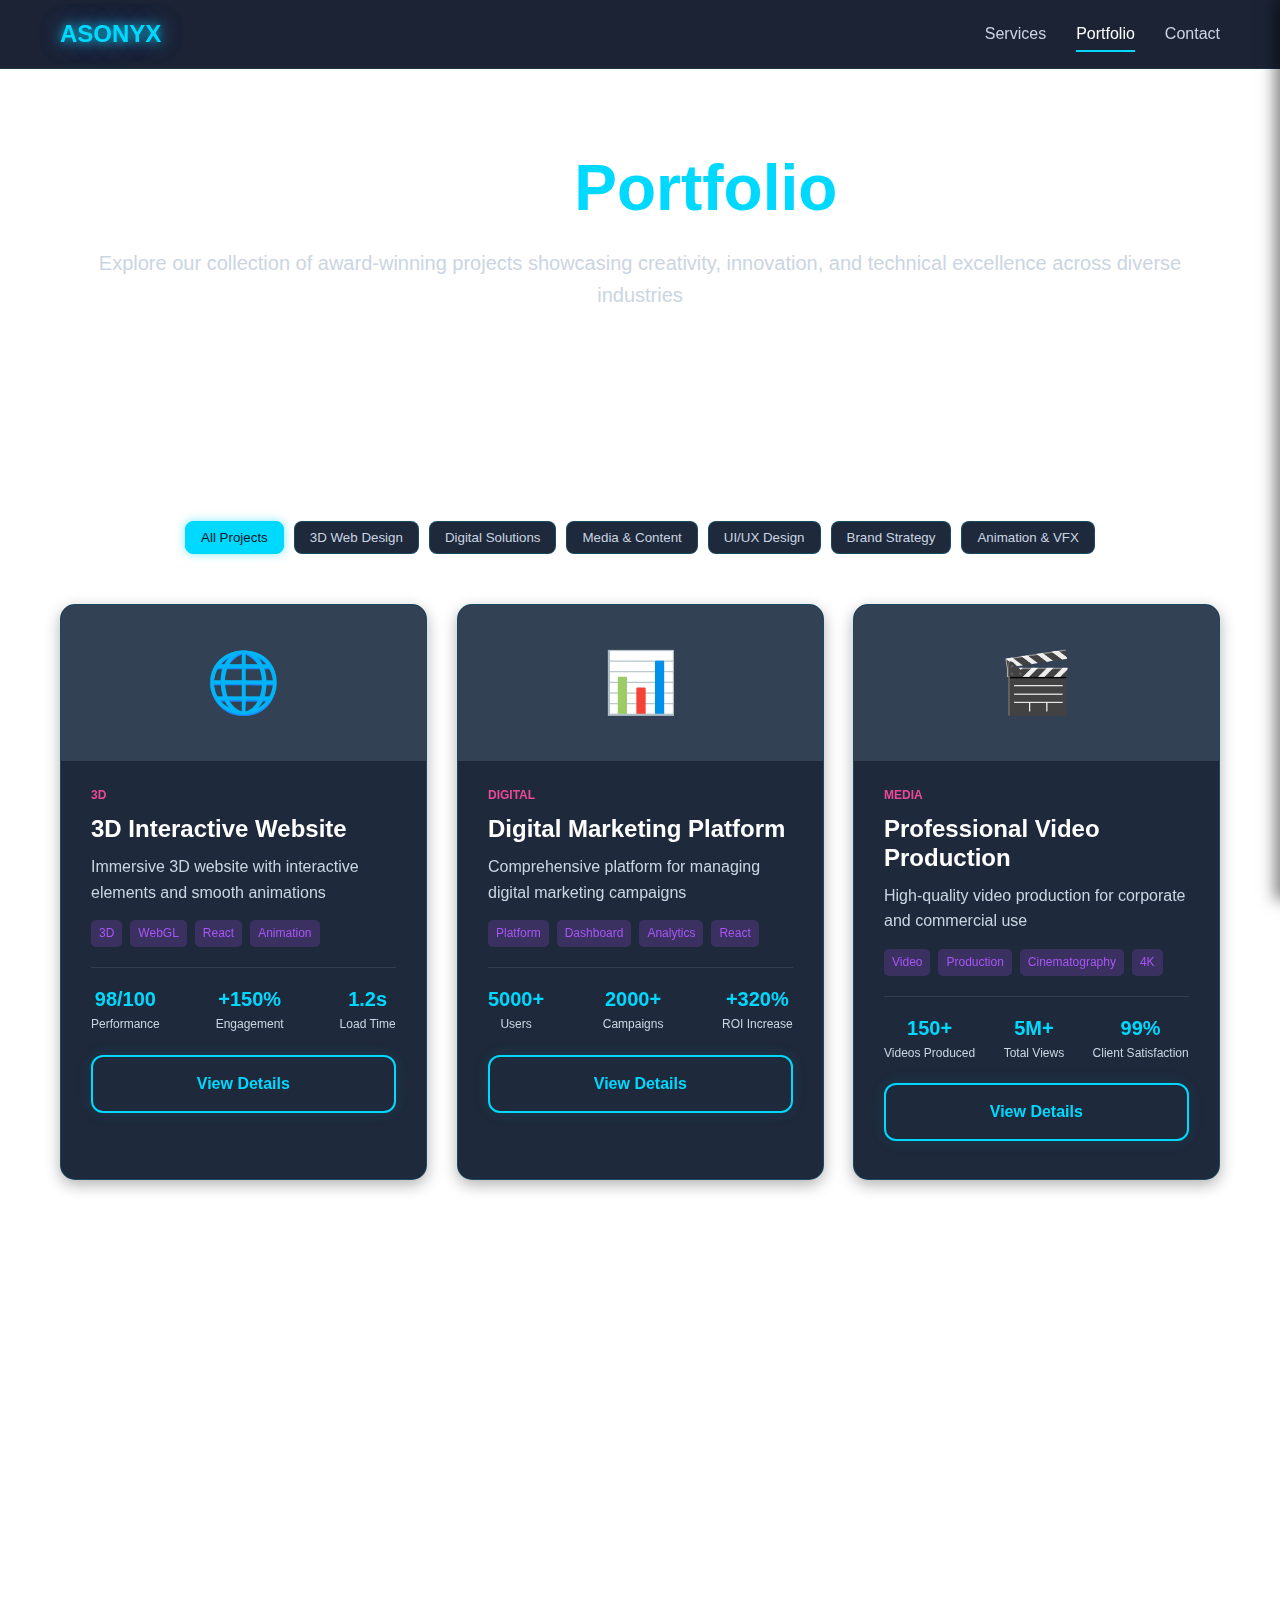
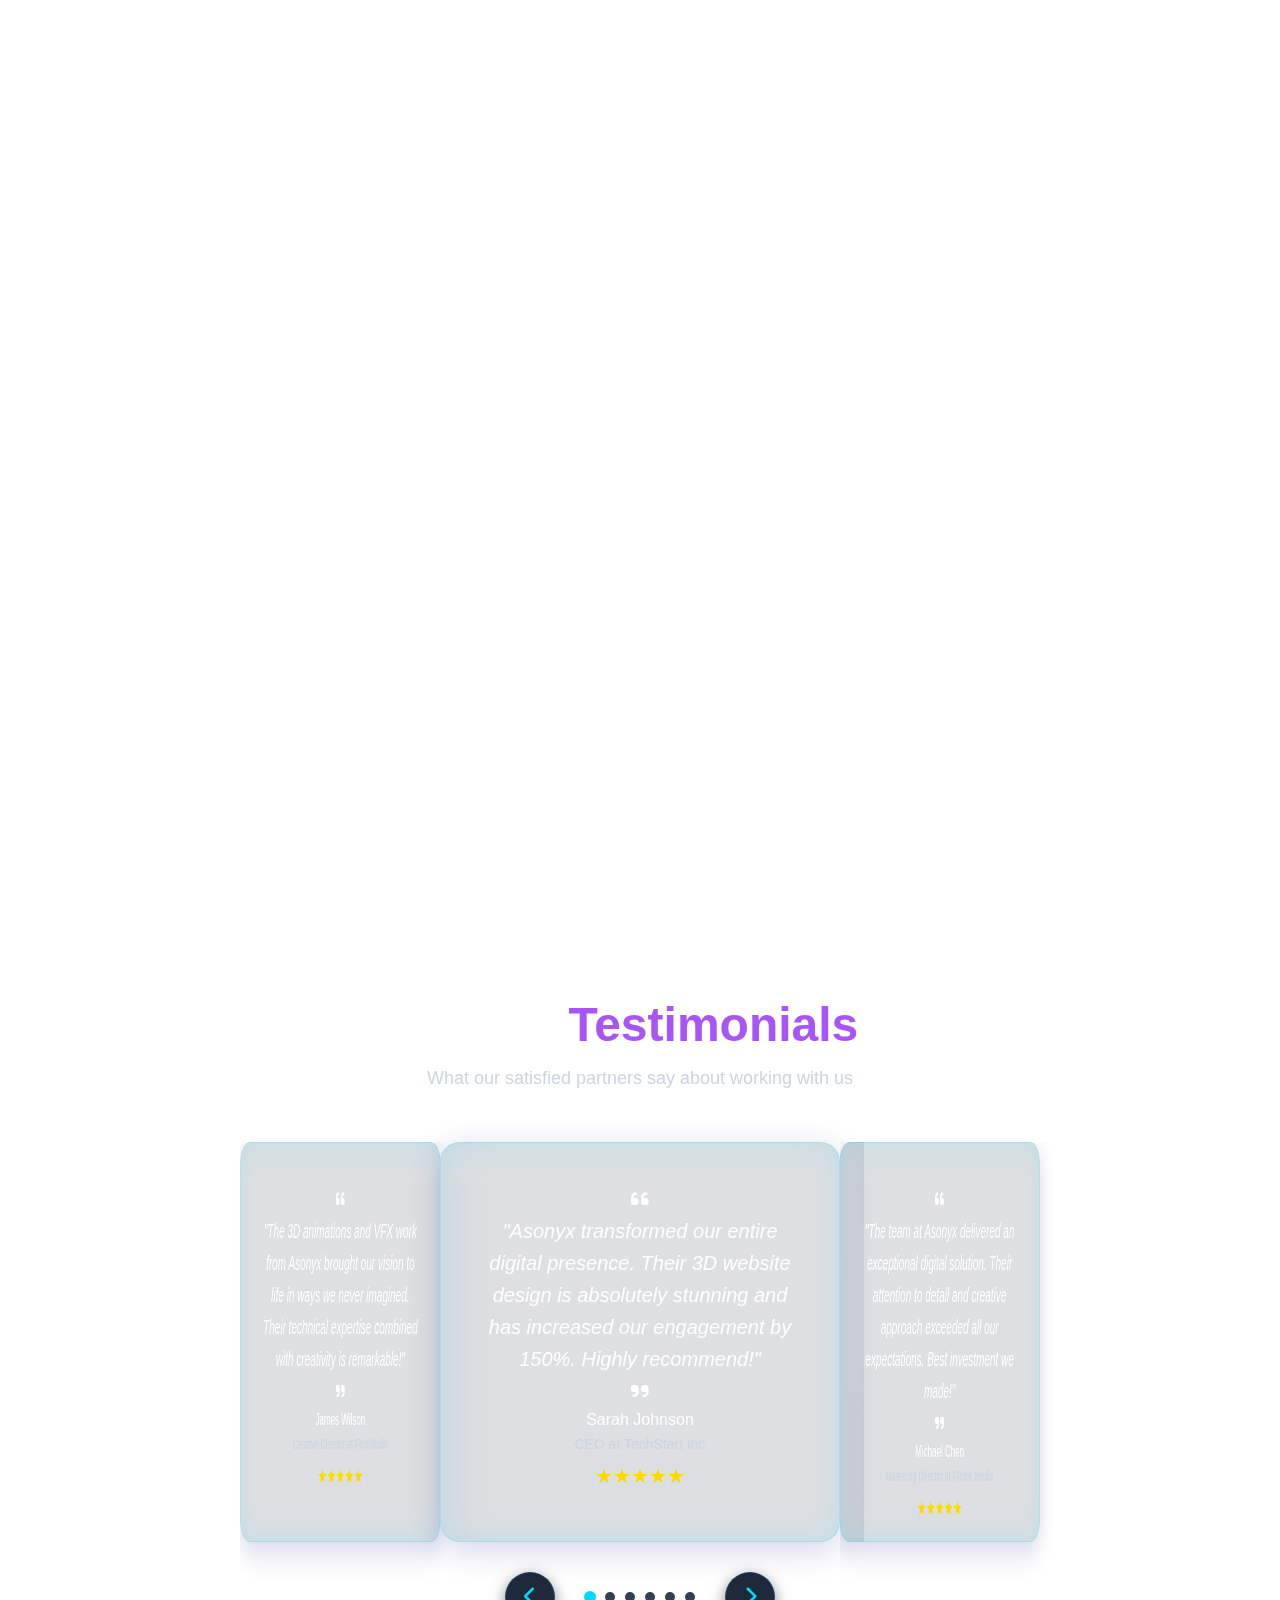
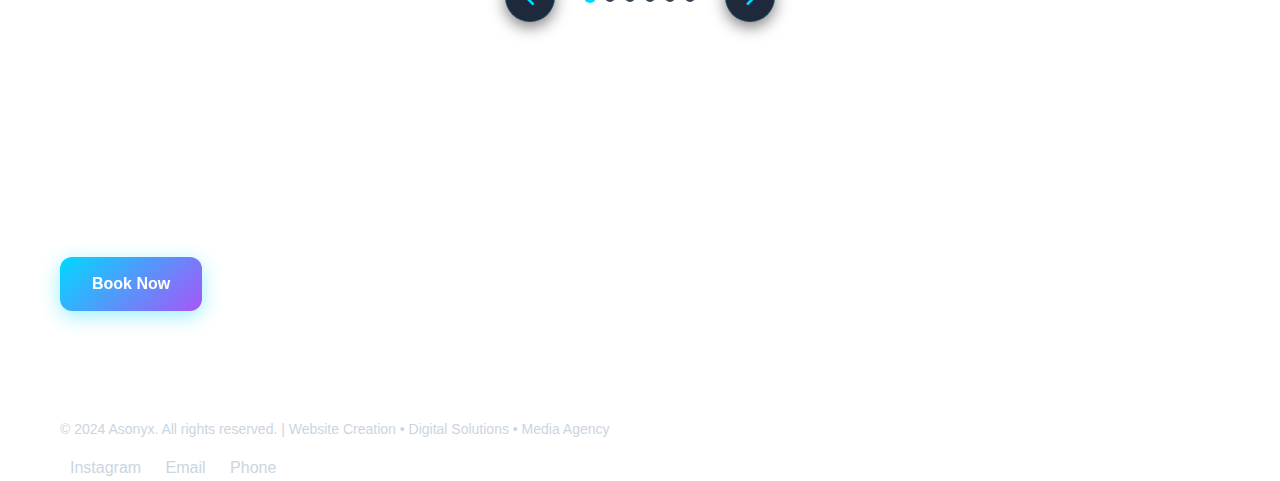
<file: portfolio.html>
<!DOCTYPE html>
<html lang="en">
<head>
    <meta charset="UTF-8">
    <meta name="viewport" content="width=device-width, initial-scale=1.0">
    <meta name="description" content="Asonyx Portfolio - Award-winning 3D web design, digital solutions, and media projects showcasing creativity and innovation.">
    <meta name="theme-color" content="#0f172a">
    <title>Portfolio - Asonyx 3D Digital Solutions</title>
    <!-- Font Awesome for Icons (CDN) -->
    <link rel="stylesheet" href="https://cdnjs.cloudflare.com/ajax/libs/font-awesome/6.4.0/css/all.min.css">
    <!-- Main Stylesheet -->
    <link rel="stylesheet" href="styles.css">
</head>
<body>
    <!-- Navigation Bar -->
    <nav class="navbar" role="navigation" aria-label="Main navigation">
        <div class="container">
            <div class="nav-content">
                <a href="index.html" class="logo" aria-label="Asonyx Home">ASONYX</a>
                <div class="nav-links">
                    <a href="index.html#services" class="nav-link">Services</a>
                    <a href="portfolio.html" class="nav-link active">Portfolio</a>
                    <a href="index.html#contact" class="nav-link">Contact</a>
                </div>
                <button class="menu-toggle" id="menuToggle" aria-label="Toggle mobile menu" aria-expanded="false">
                    <span class="bar"></span>
                    <span class="bar"></span>
                    <span class="bar"></span>
                </button>
            </div>
        </div>
    </nav>

    <!-- Portfolio Header -->
    <section class="portfolio-header">
        <div class="container">
            <h1 class="page-title">Our <span class="text-cyan">Portfolio</span></h1>
            <p class="page-subtitle">Explore our collection of award-winning projects showcasing creativity, innovation, and technical excellence across diverse industries</p>
        </div>
    </section>

    <!-- Category Filter -->
    <section class="filter-section">
        <div class="container">
            <div class="filter-buttons" role="group" aria-label="Project filters">
                <button class="filter-btn active" data-filter="all">All Projects</button>
                <button class="filter-btn" data-filter="3d">3D Web Design</button>
                <button class="filter-btn" data-filter="digital">Digital Solutions</button>
                <button class="filter-btn" data-filter="media">Media & Content</button>
                <button class="filter-btn" data-filter="uiux">UI/UX Design</button>
                <button class="filter-btn" data-filter="brand">Brand Strategy</button>
                <button class="filter-btn" data-filter="animation">Animation & VFX</button>
            </div>
        </div>
    </section>

    <!-- Projects Grid -->
    <section class="projects-section">
        <div class="container">
            <!-- Projects are dynamically populated by portfolio.js -->
            <div class="projects-grid" id="projectsGrid"></div>
        </div>
    </section>

    


    <!-- Testimonials Section - Updated for Card Flip Design -->
    <section id="testimonials" class="testimonials-section">
        <div class="container">
            <h2 class="section-title">Client <span class="text-purple">Testimonials</span></h2>
            <p class="section-subtitle">What our satisfied partners say about working with us</p>

            <!-- Stellar 3D Slide Navigator Structure -->
            <div class="carousel-container">
                <div class="carousel-track" id="carouselTrack">
                    <!-- Slides will be dynamically populated by portfolio.js -->
                </div>
            </div>

            <!-- Navigation Controls -->
            <div class="carousel-controls">
                <button class="carousel-btn prev" id="prevBtn" aria-label="Previous testimonial">
                    <i class="fas fa-chevron-left"></i>
                </button>
                <div class="carousel-dots" id="carouselDots">
                    <!-- Dots will be populated by portfolio.js -->
                </div>
                <button class="carousel-btn next" id="nextBtn" aria-label="Next testimonial">
                    <i class="fas fa-chevron-right"></i>
                </button>
            </div>
        </div>
    </section>

    <!-- CTA Section -->
    <section class="cta-section">
        <div class="container">
            <h2>Ready to Start Your Project?</h2>
            <p>Let's create something amazing together</p>
            <a href="index.html#booking" class="btn btn-primary">Book Now</a>
        </div>
    </section>

    <!-- Footer -->
    <footer class="footer">
        <div class="container">
            <p>&copy; 2024 Asonyx. All rights reserved. | Website Creation • Digital Solutions • Media Agency</p>
            <div class="footer-links">
                <a href="https://instagram.com/asonyxmedia" target="_blank" rel="noopener noreferrer">Instagram</a>
                <a href="mailto:asonyxmedia@gmail.com">Email</a>
                <a href="tel:+919617672330">Phone</a>
            </div>
        </div>
    </footer>

    <!-- Mobile Side Menu -->
    <div class="mobile-menu" id="mobileMenu" role="navigation" aria-label="Mobile navigation">
        <a href="index.html#services" class="nav-link">Services</a>
        <a href="portfolio.html" class="nav-link">Portfolio</a>
        <a href="index.html#booking" class="nav-link">Book Website</a>
        <a href="index.html#contact" class="nav-link">Contact</a>
    </div>

    <!-- Portfolio JavaScript File -->
    <script src="portfolio.js"></script>
</body>
</html>
</file>
<file: styles.css>
/* =================================================================
   ASONYX - 3D Digital Solutions Agency
   CSS Stylesheet - Dark Theme with Glassmorphism
   Cleaned and Optimized Version
   ================================================================= */

/* --- 1. Root Variables and Global Resets --- */
:root {
    /* Color Palette */
    --primary-color: #00d9ff;      /* Cyan */
    --secondary-color: #a855f7;    /* Purple */
    --accent-color: #ec4899;       /* Pink */
    --background: #0f172a;         /* Dark blue */
    --surface: #1e293b;            /* Slightly lighter surface for cards/containers */
    --surface-light: #334155;      /* Lighter surface for subtle contrast */
    --text-primary: #ffffff;
    --text-secondary: #cbd5e1;     /* Light gray for secondary text */
    --border-color: #00d9ff33;     /* Transparent cyan for borders */

    /* Typography */
    --font-family: -apple-system, BlinkMacSystemFont, 'Segoe UI', Roboto, Oxygen, Ubuntu, Cantarell, sans-serif;

    /* Transitions */
    --transition: all 0.3s cubic-bezier(0.4, 0, 0.2, 1);
    --smooth-transition: all 0.5s cubic-bezier(0.25, 0.46, 0.45, 0.94);
}

/* Global Resets */
* {
    margin: 0;
    padding: 0;
    box-sizing: border-box;
}

html {
    scroll-behavior: smooth;
}

body {
    font-family: var(--font-family);
    /* Background handled by Three.js canvas */
    background: transparent;
    color: var(--text-primary);
    line-height: 1.6;
    overflow-x: hidden; /* Prevent horizontal scroll */
    position: relative;
    z-index: 1;
}

/* --- 2. Layout and Typography --- */
.container {
    max-width: 1200px;
    margin: 0 auto;
    padding: 0 20px;
}

section {
    padding: 100px 0;
}

h1, h2, h3, h4, h5, h6 {
    font-weight: 700;
    line-height: 1.2;
}

.section-title {
    font-size: 48px;
    text-align: center;
    margin-bottom: 10px;
}

.section-subtitle {
    font-size: 18px;
    text-align: center;
    color: var(--text-secondary);
    margin-bottom: 50px;
}

.page-title {
    font-size: 64px;
    text-align: center;
    margin-top: 50px;
    margin-bottom: 20px;
}

.page-subtitle {
    font-size: 20px;
    text-align: center;
    color: var(--text-secondary);
    margin-bottom: 80px;
}

/* Color Utility Classes */
.text-cyan { color: var(--primary-color); }
.text-purple { color: var(--secondary-color); }
.text-white { color: var(--text-primary); }

/* --- 3. Buttons and Links --- */
.btn {
    display: inline-block;
    padding: 14px 32px;
    border-radius: 12px;
    text-decoration: none;
    font-weight: 600;
    transition: var(--smooth-transition);
    cursor: pointer;
    text-align: center;
    border: 2px solid transparent;
    position: relative;
    overflow: hidden;
    z-index: 1;
    font-size: 16px;
    will-change: transform, box-shadow;
}

.btn-primary {
    background: linear-gradient(135deg, var(--primary-color), var(--secondary-color));
    color: var(--text-primary);
    border: none;
    box-shadow: 0 5px 20px rgba(0, 217, 255, 0.4);
}

.btn-primary:hover {
    /* Darker gradient on hover (assuming darker variables are defined or using a slight filter) */
    filter: brightness(1.1);
    box-shadow: 0 8px 30px rgba(0, 217, 255, 0.8);
    transform: translateY(-3px);
}

.btn-outline {
    background-color: transparent;
    color: var(--primary-color);
    border: 2px solid var(--primary-color);
    box-shadow: 0 0 15px rgba(0, 217, 255, 0.1);
}

.btn-outline:hover {
    background-color: rgba(0, 217, 255, 0.15);
    box-shadow: 0 0 25px rgba(0, 217, 255, 0.4);
    transform: translateY(-3px);
}

/* Ripple/Magnetize Effect (Simplified for cleanup) */
.btn::before {
    content: '';
    position: absolute;
    top: 50%;
    left: 50%;
    width: 20px;
    height: 20px;
    background: rgba(255, 255, 255, 0.2);
    border-radius: 50%;
    transform: translate(-50%, -50%) scale(0);
    transition: transform 0.5s cubic-bezier(0.25, 0.46, 0.45, 0.94);
    pointer-events: none;
    z-index: -1;
}

.btn:hover::before {
    transform: translate(-50%, -50%) scale(5);
    opacity: 0.5;
}

.cta-center {
    text-align: center;
    margin-top: 50px;
}

/* --- 4. Navigation (Navbar and Mobile Menu) --- */
.navbar {
    position: fixed;
    top: 0;
    left: 0;
    width: 100%;
    /* Glassmorphism effect for the navbar */
    background: rgba(15, 23, 42, 0.95); /* Semi-transparent background */
    backdrop-filter: blur(10px);
    -webkit-backdrop-filter: blur(10px);
    z-index: 100;
    padding: 15px 0;
    border-bottom: 1px solid rgba(0, 217, 255, 0.1);
}

.nav-content {
    display: flex;
    justify-content: space-between;
    align-items: center;
}

.logo {
    font-size: 24px;
    font-weight: 800;
    text-decoration: none;
    color: var(--primary-color);
    transition: var(--transition);
    text-shadow: 0 0 10px rgba(0, 217, 255, 0.8), 0 0 20px rgba(0, 217, 255, 0.5), 0 0 30px rgba(168, 85, 247, 0.3);
    animation: logo-vibrate 0.1s infinite, logo-glow-pulse 2s ease-in-out infinite;
}

@keyframes logo-vibrate {
    0%, 100% { transform: translate(0, 0); }
    25% { transform: translate(-0.2px, -0.2px); }
    50% { transform: translate(0.2px, 0.2px); }
    75% { transform: translate(-0.2px, 0.2px); }
}

@keyframes logo-glow-pulse {
    0%, 100% { text-shadow: 0 0 10px rgba(0, 217, 255, 0.8), 0 0 20px rgba(0, 217, 255, 0.5), 0 0 30px rgba(168, 85, 247, 0.3); }
    50% { text-shadow: 0 0 15px rgba(0, 217, 255, 1), 0 0 30px rgba(0, 217, 255, 0.7), 0 0 40px rgba(168, 85, 247, 0.5); }
}

.nav-links {
    display: flex;
    gap: 30px;
}

.nav-link {
    color: var(--text-secondary);
    text-decoration: none;
    font-weight: 500;
    transition: var(--transition);
    position: relative;
}

.nav-link:hover,
.nav-link.active {
    color: var(--text-primary);
}

.nav-link.active::after {
    content: '';
    position: absolute;
    bottom: -5px;
    left: 0;
    width: 100%;
    height: 2px;
    background: var(--primary-color);
    transform: scaleX(1);
    transition: transform 0.3s ease;
}

/* Mobile Menu Toggle */
.menu-toggle {
    display: none; /* Hidden on desktop */
    background: none;
    border: none;
    cursor: pointer;
    padding: 10px;
    z-index: 1001;
}

.menu-toggle .bar {
    display: block;
    width: 25px;
    height: 3px;
    margin: 5px auto;
    background-color: var(--primary-color);
    transition: all 0.3s ease-in-out;
}

/* Mobile Menu Open State (Hamburger to X) */
.menu-toggle.open .bar:nth-child(1) {
    transform: rotate(-45deg) translate(-5px, 6px);
}

.menu-toggle.open .bar:nth-child(2) {
    opacity: 0;
}

.menu-toggle.open .bar:nth-child(3) {
    transform: rotate(45deg) translate(-5px, -6px);
}

/* Mobile Side Menu */
.mobile-menu {
    position: fixed;
    top: 0;
    right: -300px; /* Hidden off-screen */
    width: 300px;
    height: 100%;
    background: var(--surface);
    padding-top: 80px;
    display: flex;
    flex-direction: column;
    gap: 20px;
    transition: right 0.3s ease-in-out;
    z-index: 999;
    box-shadow: -5px 0 15px rgba(0, 0, 0, 0.5);
}

.mobile-menu.open {
    right: 0;
}

.mobile-menu .nav-link {
    padding: 10px 20px;
    font-size: 18px;
    color: var(--text-primary);
}

/* --- 5. Hero Section (index.html) --- */
.hero {
    padding-top: 150px;
    padding-bottom: 100px;
    position: relative;
    overflow: hidden;
    min-height: 100vh;
}

/* Animated Background Blobs (Parallax) */
.animated-bg {
    position: absolute;
    top: 0;
    left: 0;
    width: 100%;
    height: 100%;
    overflow: hidden;
}

.gradient-blob {
    position: absolute;
    width: 400px;
    height: 400px;
    border-radius: 50%;
    opacity: 0.3;
    filter: blur(100px);
    z-index: -1;
}

.blob-1 {
    top: 10%;
    left: 5%;
    background: var(--primary-color);
    animation: float 8s ease-in-out infinite;
}

.blob-2 {
    bottom: 10%;
    right: 5%;
    background: var(--secondary-color);
    animation: float 10s ease-in-out infinite reverse;
}

@keyframes float {
    0%, 100% { transform: translate(0, 0); }
    50% { transform: translate(30px, -30px); }
}

/* Hero Content and Scroll Animation Setup */
.hero-scroll-wrapper {
    /* This wrapper helps contain the scroll animation effects */
    position: relative;
    perspective: 1000px; /* For 3D transforms */
}

.scroll-container {
    display: flex;
    flex-direction: column;
    align-items: center;
    text-align: center;
}

.scroll-header {
    transition: transform 0.1s linear; /* Controlled by JS for scroll effect */
    will-change: transform;
}

.hero-title {
    font-size: 80px;
    margin-bottom: 20px;
    line-height: 1.1;
}

.hero-description {
    font-size: 22px;
    color: var(--text-secondary);
    max-width: 700px;
    margin-bottom: 40px;
}

.scroll-card-wrapper {
    margin-top: 50px;
    width: 100%;
    display: flex;
    justify-content: center;
    height: 500px; /* Fixed height for visual consistency */
}

.scroll-card {
    width: 90%;
    max-width: 600px;
    height: 100%;
    background: rgba(30, 41, 59, 0.6); /* Glassmorphism surface */
    backdrop-filter: blur(20px);
    -webkit-backdrop-filter: blur(20px);
    border: 1px solid var(--border-color);
    border-radius: 20px;
    padding: 30px;
    display: flex;
    flex-direction: column;
    justify-content: space-between;
    align-items: center;
    transition: transform 0.1s linear; /* Controlled by JS for scroll effect */
    will-change: transform;
    transform-style: preserve-3d;
    box-shadow: 0 0 50px rgba(0, 217, 255, 0.2);
    overflow: hidden;
}

.hero-3d {
    position: relative;
    width: 100%;
    height: 80%;
    display: flex;
    justify-content: center;
    align-items: center;
    perspective: 1000px;
}

.floating-element {
    position: absolute;
    width: 250px;
    height: 250px;
    display: flex;
    justify-content: center;
    align-items: center;
    transform-style: preserve-3d;
    animation: vibrate 0.1s infinite;
    will-change: transform;
}

.floating-image {
    width: 100%;
    height: 100%;
    object-fit: contain;
    filter: drop-shadow(0 0 15px rgba(0, 217, 255, 0.8)) drop-shadow(0 0 25px rgba(168, 85, 247, 0.5));
    animation: glow-pulse 2s ease-in-out infinite;
}

@keyframes pulse-glow {
    0%, 100% { box-shadow: 0 0 40px rgba(0, 217, 255, 0.2), inset 0 0 20px rgba(0, 217, 255, 0.05); }
    50% { box-shadow: 0 0 60px rgba(0, 217, 255, 0.4), inset 0 0 30px rgba(0, 217, 255, 0.1); }
}

@keyframes rotate {
    0% { transform: rotateY(0deg) rotateX(0deg); }
    100% { transform: rotateY(360deg) rotateX(360deg); }
}

@keyframes slideUp {
    0% {
        opacity: 0;
        transform: translateY(50px) rotateX(0deg) rotateY(0deg) scale(0.95);
    }
    100% {
        opacity: 1;
        transform: translateY(0) rotateX(0deg) rotateY(0deg) scale(1);
    }
}

@keyframes rotate-3d-subtle {
    0% { transform: perspective(1000px) rotateX(0deg) rotateY(0deg); }
    25% { transform: perspective(1000px) rotateX(2deg) rotateY(5deg); }
    50% { transform: perspective(1000px) rotateX(0deg) rotateY(0deg); }
    75% { transform: perspective(1000px) rotateX(-2deg) rotateY(-5deg); }
    100% { transform: perspective(1000px) rotateX(0deg) rotateY(0deg); }
}

@keyframes vibrate {
    0%, 100% { transform: translate(0, 0); }
    25% { transform: translate(-1px, -1px); }
    50% { transform: translate(1px, 1px); }
    75% { transform: translate(-1px, 1px); }
}

@keyframes glow-pulse {
    0%, 100% { filter: drop-shadow(0 0 15px rgba(0, 217, 255, 0.8)) drop-shadow(0 0 25px rgba(168, 85, 247, 0.5)); }
    50% { filter: drop-shadow(0 0 20px rgba(0, 217, 255, 1)) drop-shadow(0 0 35px rgba(168, 85, 247, 0.7)); }
}

.hero-buttons {
    display: flex;
    gap: 20px;
    margin-top: 20px;
}

/* --- 6. Services Section --- */

.service-card.animate-on-scroll {
    opacity: 0; /* Initially hidden */
}

.service-card.animate-on-scroll.visible {
    animation: slideUp 0.8s cubic-bezier(0.25, 0.46, 0.45, 0.94) forwards;
}
.services-grid {
    display: grid;
    grid-template-columns: repeat(auto-fit, minmax(300px, 1fr));
    gap: 30px;
}

.service-card {
    /* Glassmorphism card base */
    background: rgba(30, 41, 59, 0.4);
    backdrop-filter: blur(10px);
    -webkit-backdrop-filter: blur(10px);
    border: 1px solid var(--border-color);
    border-radius: 15px;
    padding: 30px;
    text-align: center;
    transition: var(--transition);
    cursor: pointer;
    box-shadow: 0 5px 15px rgba(0, 0, 0, 0.2);
    /* 3D Tilt Effect Setup */
    transform-style: preserve-3d;
    perspective: 1000px;
}

.service-card:hover {
    /* 3D Tilt Effect on Hover */
    transform: translateY(-10px) rotateX(5deg) rotateY(5deg) scale(1.02);
    box-shadow: 0 0 40px rgba(0, 217, 255, 0.3);
}

.service-icon {
    font-size: 40px;
    margin-bottom: 20px;
    width: 60px;
    height: 60px;
    line-height: 60px;
    border-radius: 50%;
    background: rgba(0, 217, 255, 0.1);
    color: var(--primary-color);
    margin: 0 auto 20px;
    transition: var(--transition);
}

.service-card:hover .service-icon {
    transform: rotateY(180deg);
    background: var(--primary-color);
    color: var(--background);
}

.service-card h3 {
    font-size: 20px;
    margin-bottom: 10px;
}

.service-card p {
    color: var(--text-secondary);
}

/* --- 7. Portfolio Preview (index.html) --- */
.portfolio-preview {
    background: var(--surface);
}

.portfolio-grid {
    display: grid;
    grid-template-columns: repeat(auto-fit, minmax(400px, 1fr));
    gap: 30px;
    margin-top: 50px;
}

.portfolio-item {
    background: var(--surface-light);
    border-radius: 15px;
    overflow: hidden;
    transition: var(--transition);
    text-align: center;
    box-shadow: 0 5px 15px rgba(0, 0, 0, 0.3);
}

.portfolio-item:hover {
    transform: scale(1.05);
    box-shadow: 0 0 40px rgba(0, 217, 255, 0.3);
}

.portfolio-image {
    position: relative;
    height: 300px;
    overflow: hidden;
}

.portfolio-image iframe {
    width: 100%;
    height: 100%;
    border: none;
    display: block;
}

.model-container {
    background: linear-gradient(135deg, rgba(0, 217, 255, 0.1) 0%, rgba(168, 85, 247, 0.1) 100%);
    display: flex;
    align-items: center;
    justify-content: center;
}

.model-viewer-placeholder {
    position: relative;
    width: 100%;
    height: 100%;
    display: flex;
    align-items: center;
    justify-content: center;
    overflow: hidden;
    background: rgba(20, 30, 50, 0.5);
    border-radius: 8px;
}

.model-preview {
    width: 100%;
    height: 100%;
    object-fit: cover;
    display: block;
}

.model-overlay {
    position: absolute;
    top: 50%;
    left: 50%;
    transform: translate(-50%, -50%);
    background: rgba(0, 217, 255, 0.9);
    color: white;
    padding: 12px 24px;
    border-radius: 6px;
    font-weight: 600;
    font-size: 14px;
    pointer-events: none;
    z-index: 10;
}

/* Three.js Model Viewer Styling */
#model-viewer-1,
#model-viewer-2 {
    width: 100%;
    height: 100%;
    position: relative;
    cursor: grab;
    background: linear-gradient(135deg, rgba(0, 217, 255, 0.05) 0%, rgba(168, 85, 247, 0.05) 100%);
}

#model-viewer-1:active,
#model-viewer-2:active {
    cursor: grabbing;
}

#model-viewer-1 canvas,
#model-viewer-2 canvas {
    display: block;
    width: 100%;
    height: 100%;
}

.model-hint {
    font-size: 12px;
    color: rgba(0, 217, 255, 0.7);
    text-align: center;
    margin-top: 10px;
    font-weight: 500;
}

.portfolio-item h3 {
    padding: 20px;
    font-size: 20px;
}

/* --- 8. Scroll Animation Classes --- */
.animate-on-scroll {
    opacity: 0;
    transform: translateY(30px);
    transition: opacity 0.8s ease-out, transform 0.8s ease-out;
}

.animate-on-scroll.visible {
    opacity: 1;
    transform: translateY(0);
    /* Optional: Add a subtle animation on visible */
    animation: fadeInUp-dramatic 0.8s ease-out forwards;
}

@keyframes fadeInUp-dramatic {
    from {
        opacity: 0;
        transform: translateY(50px) scale(0.9);
    }
    to {
        opacity: 1;
        transform: translateY(0) scale(1);
    }
}

/* --- 9. Booking Section (index.html) - FLIP Animation Styles --- */
.booking-section {
    background: var(--background);
}

#app {
    --easing: cubic-bezier(0.25, 0.46, 0.45, 0.94); /* Smooth easing function */
    position: relative;
    width: 100%;
    max-width: 600px;
    margin: 0 auto;
    min-height: 300px; /* Ensure enough space for the cards */
}

#app .cards {
    display: flex;
    justify-content: center;
}

#app [data-view="overview"] {
    display: block;
}

#app [data-view="details"] {
    position: absolute;
    top: 0;
    left: 0;
    width: 100%;
    height: 100%;
    pointer-events: none;
}

#app [data-view="details"] [data-active] {
    pointer-events: auto;
}

.card {
    background: var(--surface);
    border: 1px solid var(--border-color);
    border-radius: 20px;
    padding: 40px;
    text-align: center;
    box-shadow: 0 10px 30px rgba(0, 0, 0, 0.5);
    cursor: pointer;
    transition: var(--transition);
    position: relative;
}

#restaurant { /* The initial card */
    width: 100%;
    max-width: 400px;
    height: 200px;
    display: flex;
    flex-direction: column;
    justify-content: center;
    align-items: center;
    transition: opacity var(--duration) var(--easing);
    will-change: opacity, transform;
}

#restaurant:hover {
    transform: translateY(-5px);
    box-shadow: 0 15px 35px rgba(0, 217, 255, 0.4);
}

#detail-card { /* The final card */
    width: 100%;
    height: auto;
    min-height: 300px;
    display: flex;
    flex-direction: column;
    justify-content: space-between;
    pointer-events: none;
    opacity: 0;
    transition: opacity var(--duration) var(--easing);
}

#app[data-state="details"] #detail-card {
    opacity: 1;
    pointer-events: auto;
}

/* FLIP Animation Styles */
#app [data-move="pending"] {
    /* Invert state: Apply the calculated transform */
    transform:
        translate(calc(var(--dx,0) * -1px), calc(var(--dy,0) * -1px))
        scale(var(--dw,1), var(--dh,1));
    transition: none;
}

/* Hide content during the invert state */
#app [data-move="pending"] > * {
    opacity: 0;
    transition: none;
}

#app [data-move="moving"] {
    /* Play state: Animate back to the identity transform (0,0,1,1) */
    transform: none;
    transition: transform var(--duration) var(--easing);
}

#app[data-state="overview"] #detail-card {
    /* Hide detail card when in overview state */
    opacity: 0;
    pointer-events: none;
}

/* Detail Card Content */
.view-content {
    padding: 20px 0;
    flex-grow: 1;
    display: flex;
    flex-direction: column;
    justify-content: center;
    align-items: center;
}

.whatsapp-btn {
    margin-top: 20px;
    font-size: 18px;
}

.close-btn {
    position: absolute;
    top: 15px;
    right: 15px;
    background: none;
    border: none;
    color: var(--text-secondary);
    font-size: 24px;
    cursor: pointer;
    transition: var(--transition);
}

.close-btn:hover {
    color: var(--primary-color);
    transform: rotate(90deg);
}

/* --- 10. Contact Section --- */
.contact-cards-wrapper {
    display: grid;
    grid-template-columns: repeat(auto-fit, minmax(300px, 1fr));
    gap: 30px;
    margin-top: 50px;
}

.contact-card-grid-space {
    position: relative;
}

.contact-num {
    position: absolute;
    top: -30px;
    left: 20px;
    font-size: 64px;
    font-weight: 700;
    color: rgba(255, 255, 255, 0.05);
    z-index: 0;
    transition: var(--transition);
}

.contact-card {
    display: block;
    text-decoration: none;
    background: var(--surface);
    border: 1px solid var(--border-color);
    border-radius: 15px;
    padding: 40px 30px;
    position: relative;
    z-index: 1;
    overflow: hidden;
    transition: var(--transition);
    box-shadow: 0 5px 15px rgba(0, 0, 0, 0.3);
}

.contact-card:hover {
    transform: translateY(-5px);
    box-shadow: 0 10px 30px rgba(0, 217, 255, 0.4);
}

.contact-card-icon {
    font-size: 36px;
    color: var(--primary-color);
    margin-bottom: 15px;
    transition: var(--transition);
}

.contact-card h3 {
    font-size: 22px;
    margin-bottom: 5px;
    color: var(--text-primary);
}

.contact-card p {
    color: var(--text-secondary);
    margin-bottom: 15px;
}

.contact-card-cta {
    display: inline-block;
    color: var(--accent-color);
    font-weight: 600;
    transition: var(--transition);
}

.contact-card:hover .contact-card-cta {
    color: var(--primary-color);
}

/* --- 11. Portfolio Page Specific Styles --- */

/* Stellar 3D Slide Navigator Styles */
.testimonials-section {
    perspective: 1000px;
    padding: 80px 0;
}

.carousel-container {
    width: 100%;
    height: 400px; /* Fixed height for the 3D space */
    position: relative;
    margin: 0 auto;
    transform-style: preserve-3d;
}

.carousel-track {
    width: 100%;
    height: 100%;
    position: absolute;
    transform-style: preserve-3d;
    transition: transform 0.8s cubic-bezier(0.25, 0.46, 0.45, 0.94);
}

.carousel-slide {
    position: absolute;
    width: 400px; /* Base width of the slide */
    height: 100%;
    top: 0;
    left: 50%;
    margin-left: -200px; /* Center the slide */
    transform-style: preserve-3d;
    backface-visibility: hidden;
    overflow: hidden;
    border-radius: 20px;
    background: rgba(30, 41, 59, 0.15);
    backdrop-filter: blur(30px);
    -webkit-backdrop-filter: blur(30px);
    border: 1px solid rgba(0, 217, 255, 0.25);
    box-shadow: 0 8px 32px 0 rgba(31, 38, 135, 0.2), inset 0 0 30px rgba(0, 217, 255, 0.15);
    padding: 40px;
    text-align: center;
    transition: opacity 0.3s, transform 0.8s cubic-bezier(0.25, 0.46, 0.45, 0.94);
}

/* Slide Content Styling */
.slide-quote {
    font-size: 20px;
    font-style: italic;
    color: var(--text-primary);
    margin-bottom: 20px.testimonial-author-name {
    font-weight: 700;
    font-size: 18px;
    color: var(--primary-color);
    text-shadow: 0 0 5px rgba(0, 0, 0, 0.5); /* Ensuring name is also clear */
}gin-top: 10px;
}

.slide-role {
    font-size: 14px;
    color: var(--text-secondary);
}

.slide-rating {
    color: gold;
    font-size: 20px;
    margin-top: 5px;
}

/* Control Styling (Reusing existing button styles but renaming for clarity) */
.carousel-controls {
    display: flex;
    justify-content: center;
    align-items: center;
    gap: 30px;
    margin-top: 30px;
}

.carousel-btn {
    /* Inherits from existing .flip-btn styles */
    background: var(--surface);
    border: 1px solid var(--border-color);
    border-radius: 50%;
    width: 50px;
    height: 50px;
    color: var(--primary-color);
    font-size: 20px;
    cursor: pointer;
    transition: var(--transition);
    box-shadow: 0 5px 15px rgba(0, 0, 0, 0.5);
}

.carousel-dots {
    display: flex;
    gap: 10px;
}

.carousel-dot {
    display: inline-block;
    width: 10px;
    height: 10px;
    background: var(--surface-light);
    border-radius: 50%;
    cursor: pointer;
    transition: var(--transition);
}

.carousel-dot.active {
    background: var(--primary-color);
    transform: scale(1.2);
}
.filter-section {
    padding: 30px 0 50px;
}

.filter-buttons {
    display: flex;
    justify-content: center;
    flex-wrap: wrap;
    gap: 10px;
}

.filter-btn {
    background: var(--surface);
    color: var(--text-secondary);
    border: 1px solid var(--border-color);
    padding: 8px 15px;
    border-radius: 8px;
    cursor: pointer;
    transition: var(--transition);
    font-weight: 500;
}

.filter-btn:hover {
    background: var(--surface-light);
    color: var(--text-primary);
}

.filter-btn.active {
    background: var(--primary-color);
    color: var(--background);
    border-color: var(--primary-color);
    box-shadow: 0 0 10px rgba(0, 217, 255, 0.5);
}

.projects-section {
    padding-top: 0;
}

.projects-grid {
    display: grid;
    grid-template-columns: repeat(auto-fit, minmax(350px, 1fr));
    gap: 30px;
}

.project-card {
    /* Inherits general card styling */
    background: var(--surface);
    border: 1px solid var(--border-color);
    border-radius: 15px;
    overflow: hidden;
    box-shadow: 0 5px 15px rgba(0, 0, 0, 0.3);
    transition: var(--transition);
    will-change: transform, box-shadow;
}

.project-card:hover {
    transform: translateY(-8px) scale(1.02);
    box-shadow: 0 0 40px rgba(0, 217, 255, 0.3);
}

.project-image {
    font-size: 60px;
    text-align: center;
    padding: 30px 0;
    background: var(--surface-light);
}

.project-content {
    padding: 20px 30px 30px;
}

.project-category {
    display: inline-block;
    font-size: 12px;
    font-weight: 700;
    color: var(--accent-color);
    text-transform: uppercase;
    margin-bottom: 10px;
}

.project-card h3 {
    font-size: 24px;
    margin-bottom: 10px;
}

.project-card p {
    color: var(--text-secondary);
    margin-bottom: 15px;
}

.project-tags {
    margin-bottom: 20px;
    display: flex;
    flex-wrap: wrap;
    gap: 8px;
}

.project-tag {
    font-size: 12px;
    background: rgba(168, 85, 247, 0.2); /* Purple tint */
    color: var(--secondary-color);
    padding: 4px 8px;
    border-radius: 5px;
}

.project-metrics {
    display: flex;
    justify-content: space-between;
    margin-bottom: 20px;
    padding-top: 15px;
    border-top: 1px solid rgba(255, 255, 255, 0.1);
}

.project-metric {
    text-align: center;
}

.metric-value {
    font-size: 20px;
    font-weight: 700;
    color: var(--primary-color);
}

.metric-label {
    font-size: 12px;
    color: var(--text-secondary);
}

.project-cta {
    width: 100%;
}



/* Testimonials Carousel (Portfolio Page) */

    position: relative;
    overflow: hidden;
    padding: 50px 0;
}


    display: flex;
    transition: transform 0.5s ease-in-out;
    will-chang.carousel-slide {
    flex: 0 0 100%;
    max-width: 100%;
    /* Enhanced Glassmorphism for Clarity */
    background: rgba(30, 41, 59, 0.8); /* Increased opacity for better text contrast */
    backdrop-filter: blur(15px); /* Slightly more blur for a stronger effect */
    -webkit-backdrop-filter: blur(15px);
    border: 1px solid var(--border-color);
    border-radius: 20px;
    padding: 50px;
    margin: 0 15px; /* Spacing between cards in the track */
    box-shadow: 0 10px 30px rgba(0, 0, 0, 0.5);
    display: flex;
    flex-direction: column;
    align-items: center;
    text-align: center;
}


    font-size: 48px;
    marg.testimonial-quote {
    font-size: 20px;
    font-style: italic;
    color: var(--text-primary);
    max-width: 800px;
    margin-bottom: 20px;
    position: relative;
    text-shadow: 0 0 5px rgba(0, 0, 0, 0.5); /* Subtle text shadow for better readability */
}


    font-size: 30px;
    color: var(--secondary-color);
    position: absolute;
}


    top: 0;
    left: 0;
    transform: translate(-50%, -50%);
}


    bottom: 0;
    right: 0;
    transform: translate(50%, 50%);
}


    font-weight: 700;
    font-size: 18px;
    color: var(--primary-color);
}


    font-size: 14px;
    color: var(--text-secondary);
    margin-bottom: 10px;
}


    color: gold;
    font-size: 20px;
}

/* Carousel Controls */

    position: absolute;
    top: 50%;
    width: 100%;
    display: flex;
    justify-content: space-between;
    transform: translateY(-50%);
    padding: 0 20px;
    pointer-events: none; /* Allow clicks to pass through to buttons */
}


    background: var(--surface);
    border: 1px solid var(--border-color);
    border-radius: 50%;
    width: 50px;
    height: 50px;
    color: var(--primary-color);
    font-size: 20px;
    cursor: pointer;
    transition: var(--transition);
    pointer-events: auto; /* Re-enable pointer events for the buttons */
    box-shadow: 0 5px 15px rgba(0, 0, 0, 0.5);
}


    background: var(--primary-color);
    color: var(--background);
    transform: scale(1.1);
}


    text-align: center;
    margin-top: 20px;
}


    display: inline-block;
    width: 10px;
    height: 10px;
    background: var(--surface-light);
    border-radius: 50%;
    margin: 0 5px;
    cursor: pointer;
    transition: var(--transition);
}


    background: var(--primary-color);
    transform: scale(1.2);
}

/* --- 12. Footer --- */
.footer {
    padding: 30px 0;
    border-top: 1px solid rgba(255, 255, 255, 0.05);
    text-align: center;
}

.footer p {
    color: var(--text-secondary);
    font-size: 14px;
    margin-bottom: 15px;
}

.footer-links a {
    color: var(--text-secondary);
    text-decoration: none;
    margin: 0 10px;
    transition: var(--transition);
}

.footer-links a:hover {
    color: var(--primary-color);
}

/* --- 13. Media Queries (Responsiveness) --- */
@media (max-width: 1024px) {
    .nav-links {
        display: none; /* Hide desktop links */
    }

    .menu-toggle {
        display: block; /* Show hamburger menu */
    }

    .hero-title {
        font-size: 60px;
    }

    .projects-grid {
        grid-template-columns: repeat(auto-fit, minmax(300px, 1fr));
    }
}

@media (max-width: 768px) {
    section {
        padding: 80px 0;
    }

    .section-title {
        font-size: 36px;
    }

    .hero-title {
        font-size: 48px;
    }

    .hero-description {
        font-size: 18px;
    }

    .portfolio-grid {
        grid-template-columns: 1fr;
    }

    .service-card {
        padding: 20px;
    }

    .contact-card {
        padding: 30px 20px;
    }

    .filter-buttons {
        justify-content: flex-start;
        overflow-x: auto;
        padding-bottom: 10px;
    }

    .filter-btn {
        flex-shrink: 0;
    }
}

@media (max-width: 480px) {
    .hero-title {
        font-size: 40px;
    }

    .hero-buttons {
        flex-direction: column;
        gap: 10px;
    }

    .btn {
        padding: 12px 25px;
    }

    .scroll-card-wrapper {
        height: 400px;
    }

    .floating-element {
        width: 200px;
        height: 200px;
    }
}

/* New styles for the service card images */
.service-icon img {
    width: 100%;
    height: 100%;
    object-fit: cover;
    transition: var(--transition);
}
</file>
